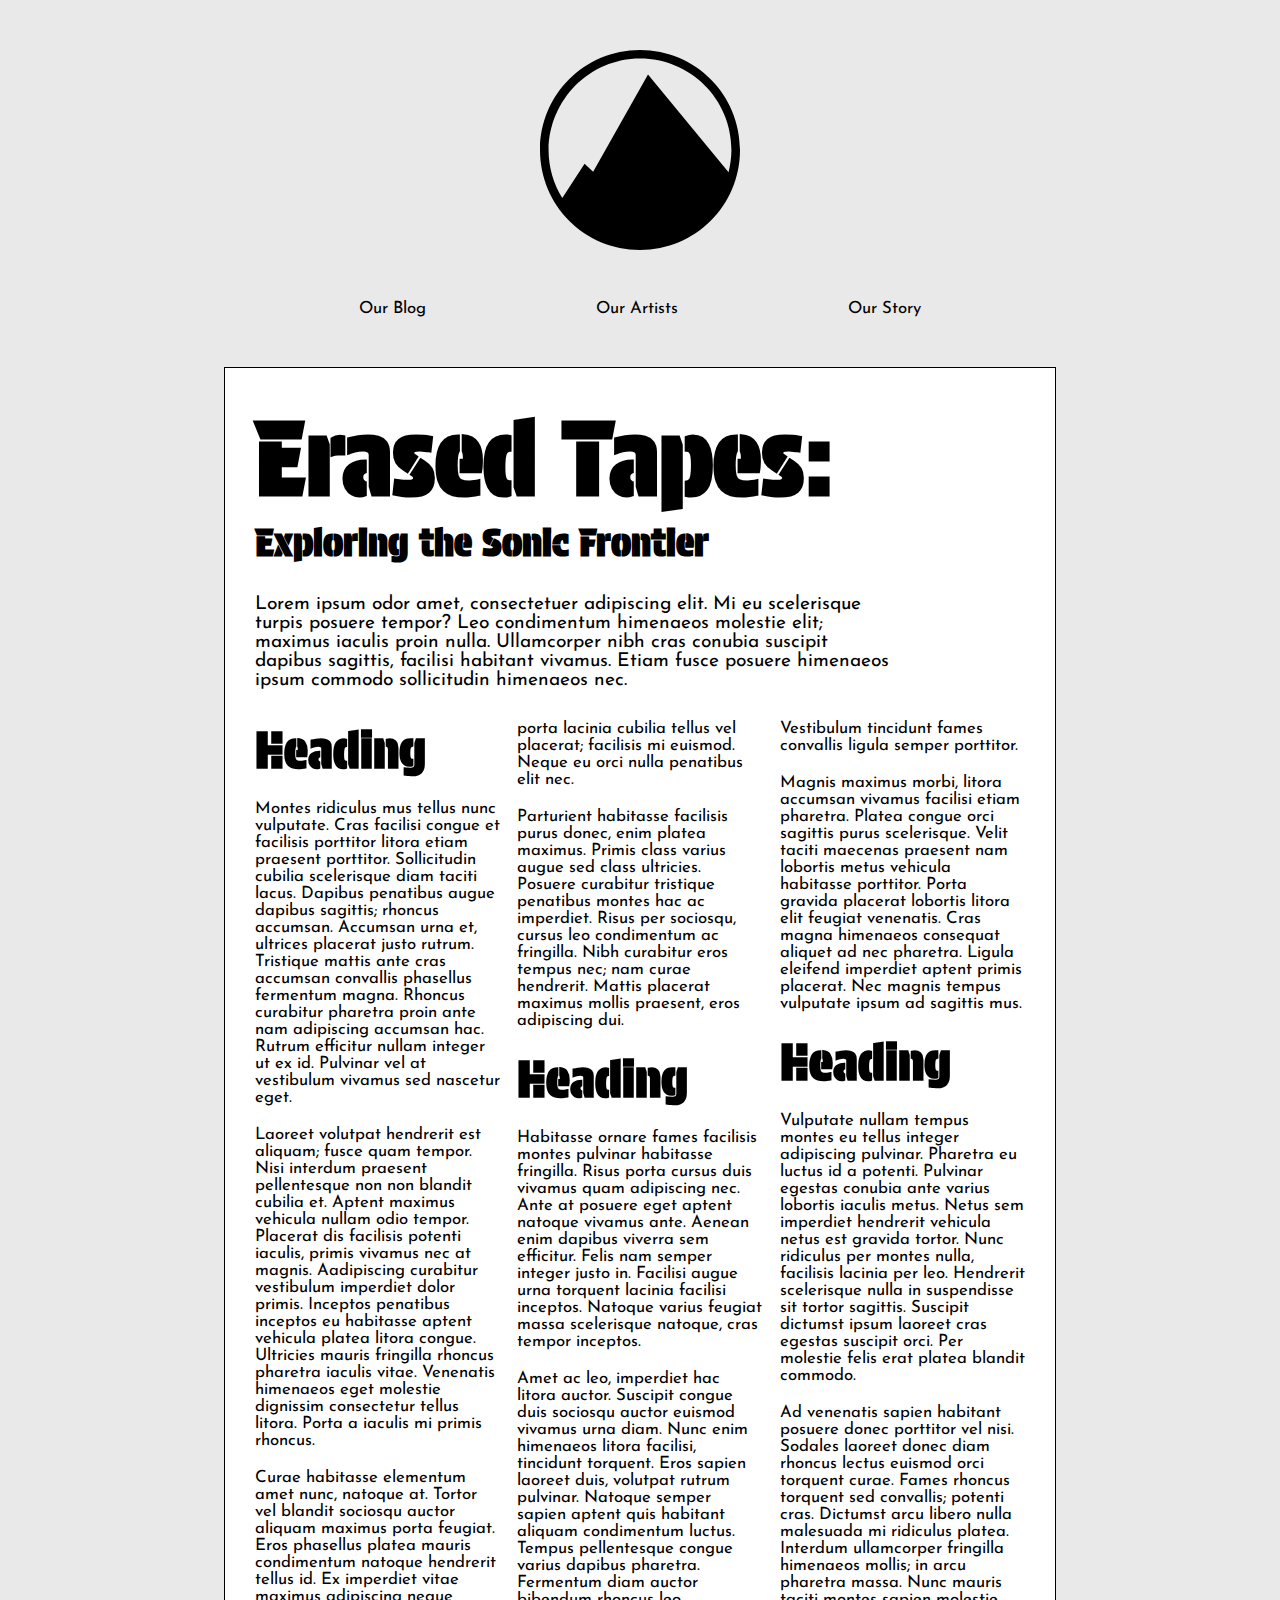
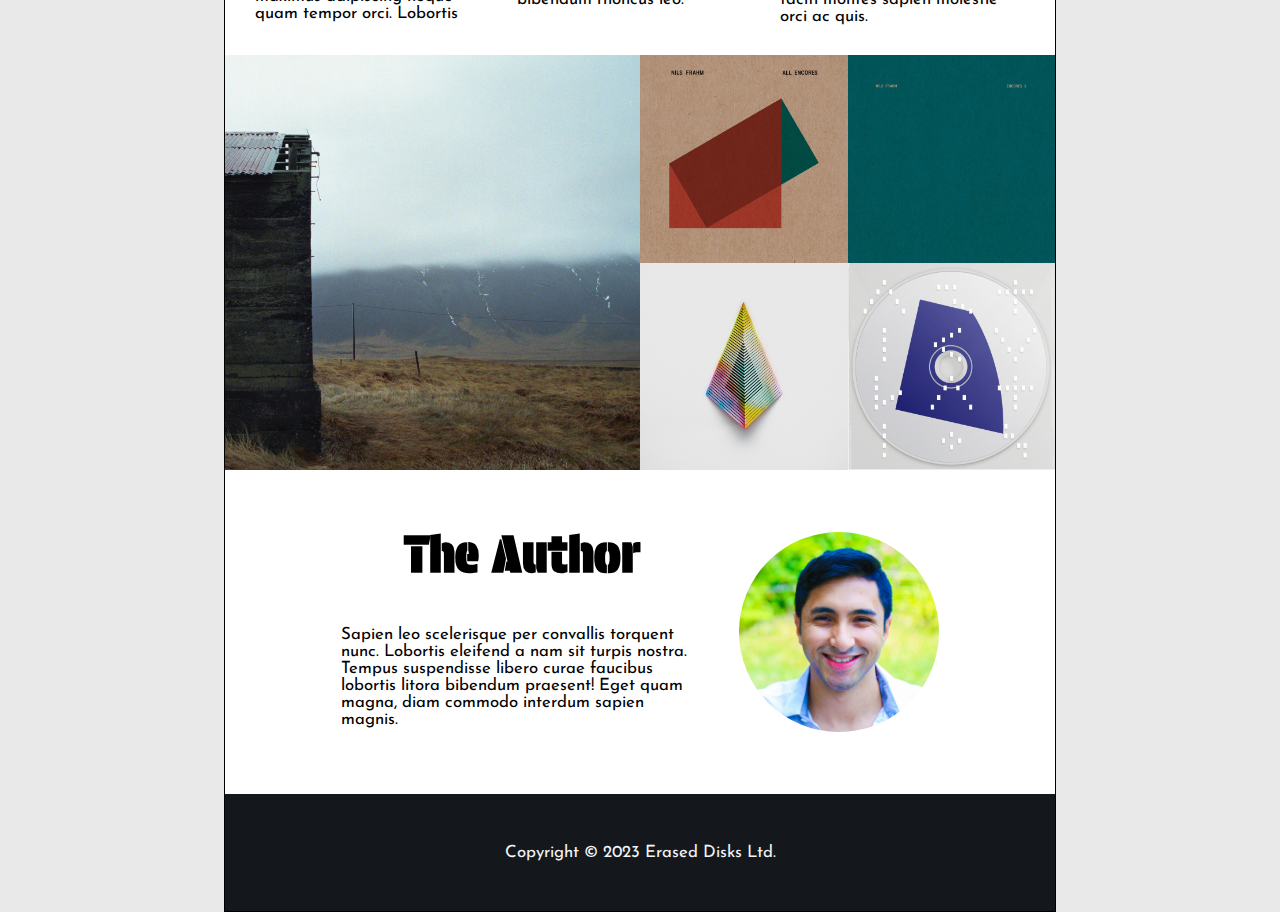
<file: Task 1 - Responsive Layout and Typography/index.html>
<!DOCTYPE html>
<html lang="en">
<head>
    <meta charset="UTF-8">
    <meta name="viewport" content="width=device-width, initial-scale=1.0">

    <!-- Loads fonts faster -->
    <link rel="preconnect" href="https://fonts.googleapis.com">
    <link rel="preconnect" href="https://fonts.gstatic.com" crossorigin>

    <!-- FONTS | Protest Guerilla for headings, Josefin Sans for all other text -->
    <link href="https://fonts.googleapis.com/css2?family=Josefin+Sans:ital,wght@0,100..700;1,100..700&family=Protest+Guerrilla&display=swap" rel="stylesheet">    

    <!-- Title of the page -->
    <title>Responsive Layout and Typography</title>

    <!-- Link to external stylesheet -->
    <link rel="stylesheet" href="style.css">

</head>
<body>

    <!-- Header -->
    <header>

        <!-- Logo -->
        <div class="logo">
            <img src="media/logo.svg" alt="centered logo">
        </div>

        <!-- Navigatio links -->
        <nav>
            <a href="#">Our Blog</a>
            <a href="#">Our Artists</a>
            <a href="#">Our Story</a>
        </nav>
    </header>
    
    <main>
        <section class="main-info">

            <!-- Main heading -->
            <h1>Erased Tapes: 
                <span class="h2">Exploring the Sonic Frontier</span>
            </h1>
            <!-- Main paragraph -->
            <p class="description">Lorem ipsum odor amet, consectetuer adipiscing elit. Mi eu scelerisque turpis posuere tempor? Leo condimentum himenaeos molestie elit; maximus iaculis proin nulla. Ullamcorper nibh cras conubia suscipit dapibus sagittis, facilisi habitant vivamus. Etiam fusce posuere himenaeos ipsum commodo sollicitudin himenaeos nec.</p>
        </section>

        <!-- Article 1 -->
        <article>
            <div class="blog first-post">
                <h2>Heading</h2>
                <p>Montes ridiculus mus tellus nunc vulputate. Cras facilisi congue et facilisis porttitor litora etiam praesent porttitor. Sollicitudin cubilia scelerisque diam taciti lacus. Dapibus penatibus augue dapibus sagittis; rhoncus accumsan. Accumsan urna et, ultrices placerat justo rutrum. Tristique mattis ante cras accumsan convallis phasellus fermentum magna. Rhoncus curabitur pharetra proin ante nam adipiscing accumsan hac. Rutrum efficitur nullam integer ut ex id. Pulvinar vel at vestibulum vivamus sed nascetur eget.</p>
                <p>Laoreet volutpat hendrerit est aliquam; fusce quam tempor. Nisi interdum praesent pellentesque non non blandit cubilia et. Aptent maximus vehicula nullam odio tempor. Placerat dis facilisis potenti iaculis, primis vivamus nec at magnis. Aadipiscing curabitur vestibulum imperdiet dolor primis. Inceptos penatibus inceptos eu habitasse aptent vehicula platea litora congue. Ultricies mauris fringilla rhoncus pharetra iaculis vitae. Venenatis himenaeos eget molestie dignissim consectetur tellus litora. Porta a iaculis mi primis rhoncus.</p>
                <p>Curae habitasse elementum amet nunc, natoque at. Tortor vel blandit sociosqu auctor aliquam maximus porta feugiat. Eros phasellus platea mauris condimentum natoque hendrerit tellus id. Ex imperdiet vitae maximus adipiscing neque quam tempor orci. Lobortis porta lacinia cubilia tellus vel placerat; facilisis mi euismod. Neque eu orci nulla penatibus elit nec.</p>
                <p>Parturient habitasse facilisis purus donec, enim platea maximus. Primis class varius augue sed class ultricies. Posuere curabitur tristique penatibus montes hac ac imperdiet. Risus per sociosqu, cursus leo condimentum ac fringilla. Nibh curabitur eros tempus nec; nam curae hendrerit. Mattis placerat maximus mollis praesent, eros adipiscing dui.</p>
            </div>

            <!-- Article 2 -->
            <div class="blog second-post">
                <h2>Heading</h2>
                <p>Habitasse ornare fames facilisis montes pulvinar habitasse fringilla. Risus porta cursus duis vivamus quam adipiscing nec. Ante at posuere eget aptent natoque vivamus ante. Aenean enim dapibus viverra sem efficitur. Felis nam semper integer justo in. Facilisi augue urna torquent lacinia facilisi inceptos. Natoque varius feugiat massa scelerisque natoque, cras tempor inceptos.</p>
                <p>Amet ac leo, imperdiet hac litora auctor. Suscipit congue duis sociosqu auctor euismod vivamus urna diam. Nunc enim himenaeos litora facilisi, tincidunt torquent. Eros sapien laoreet duis, volutpat rutrum pulvinar. Natoque semper sapien aptent quis habitant aliquam condimentum luctus. Tempus pellentesque congue varius dapibus pharetra. Fermentum diam auctor bibendum rhoncus leo. Vestibulum tincidunt fames convallis ligula semper porttitor.</p>
                <p>Magnis maximus morbi, litora accumsan vivamus facilisi etiam pharetra. Platea congue orci sagittis purus scelerisque. Velit taciti maecenas praesent nam lobortis metus vehicula habitasse porttitor. Porta gravida placerat lobortis litora elit feugiat venenatis. Cras magna himenaeos consequat aliquet ad nec pharetra. Ligula eleifend imperdiet aptent primis placerat. Nec magnis tempus vulputate ipsum ad sagittis mus.</p>
            </div>

            <!-- Article 3 -->
            <div class="blog third-post">
                <h2>Heading</h2>
                <p>Vulputate nullam tempus montes eu tellus integer adipiscing pulvinar. Pharetra eu luctus id a potenti. Pulvinar egestas conubia ante varius lobortis iaculis metus. Netus sem imperdiet hendrerit vehicula netus est gravida tortor. Nunc ridiculus per montes nulla, facilisis lacinia per leo. Hendrerit scelerisque nulla in suspendisse sit tortor sagittis. Suscipit dictumst ipsum laoreet cras egestas suscipit orci. Per molestie felis erat platea blandit commodo.</p>
                <p>Ad venenatis sapien habitant posuere donec porttitor vel nisi. Sodales laoreet donec diam rhoncus lectus euismod orci torquent curae. Fames rhoncus torquent sed convallis; potenti cras. Dictumst arcu libero nulla malesuada mi ridiculus platea. Interdum ullamcorper fringilla himenaeos mollis; in arcu pharetra massa. Nunc mauris taciti montes sapien molestie orci ac quis.</p>
            </div>
        </article>

        <!-- Grid container for images -->
        <section class="images-grid">
            <img src="media/eulogy-for-evolution.jpg" alt="someplace in the countryside" class="main-image">
            <img src="media/all-encores.jpg" alt="the front cover of an album">
            <img src="media/encores-2.jpg" alt="the back cover of an album">
            <img src="media/blurred.jpg" alt="a diamond shaped pattern">
            <img src="media/articulation.jpg" alt="a reddish filter on an image">
        </section>

        <!-- Author's info -->
        <section class="author">
            <div class="author-profile">
                <img src="media/profile_picture.jpg" alt="the author">
            </div>
            <div class="author-info">
                <h2>The Author</h2>
                <p>Sapien leo scelerisque per convallis torquent nunc. Lobortis eleifend a nam sit turpis nostra. Tempus suspendisse libero curae faucibus lobortis litora bibendum praesent! Eget quam magna, diam commodo interdum sapien magnis. </p>
            </div>
        </section>

        <!-- Footer - copyright info -->
        <footer>
            Copyright © 2023 Erased Disks Ltd.
        </footer>

    </main>
</body>
</html>
</file>
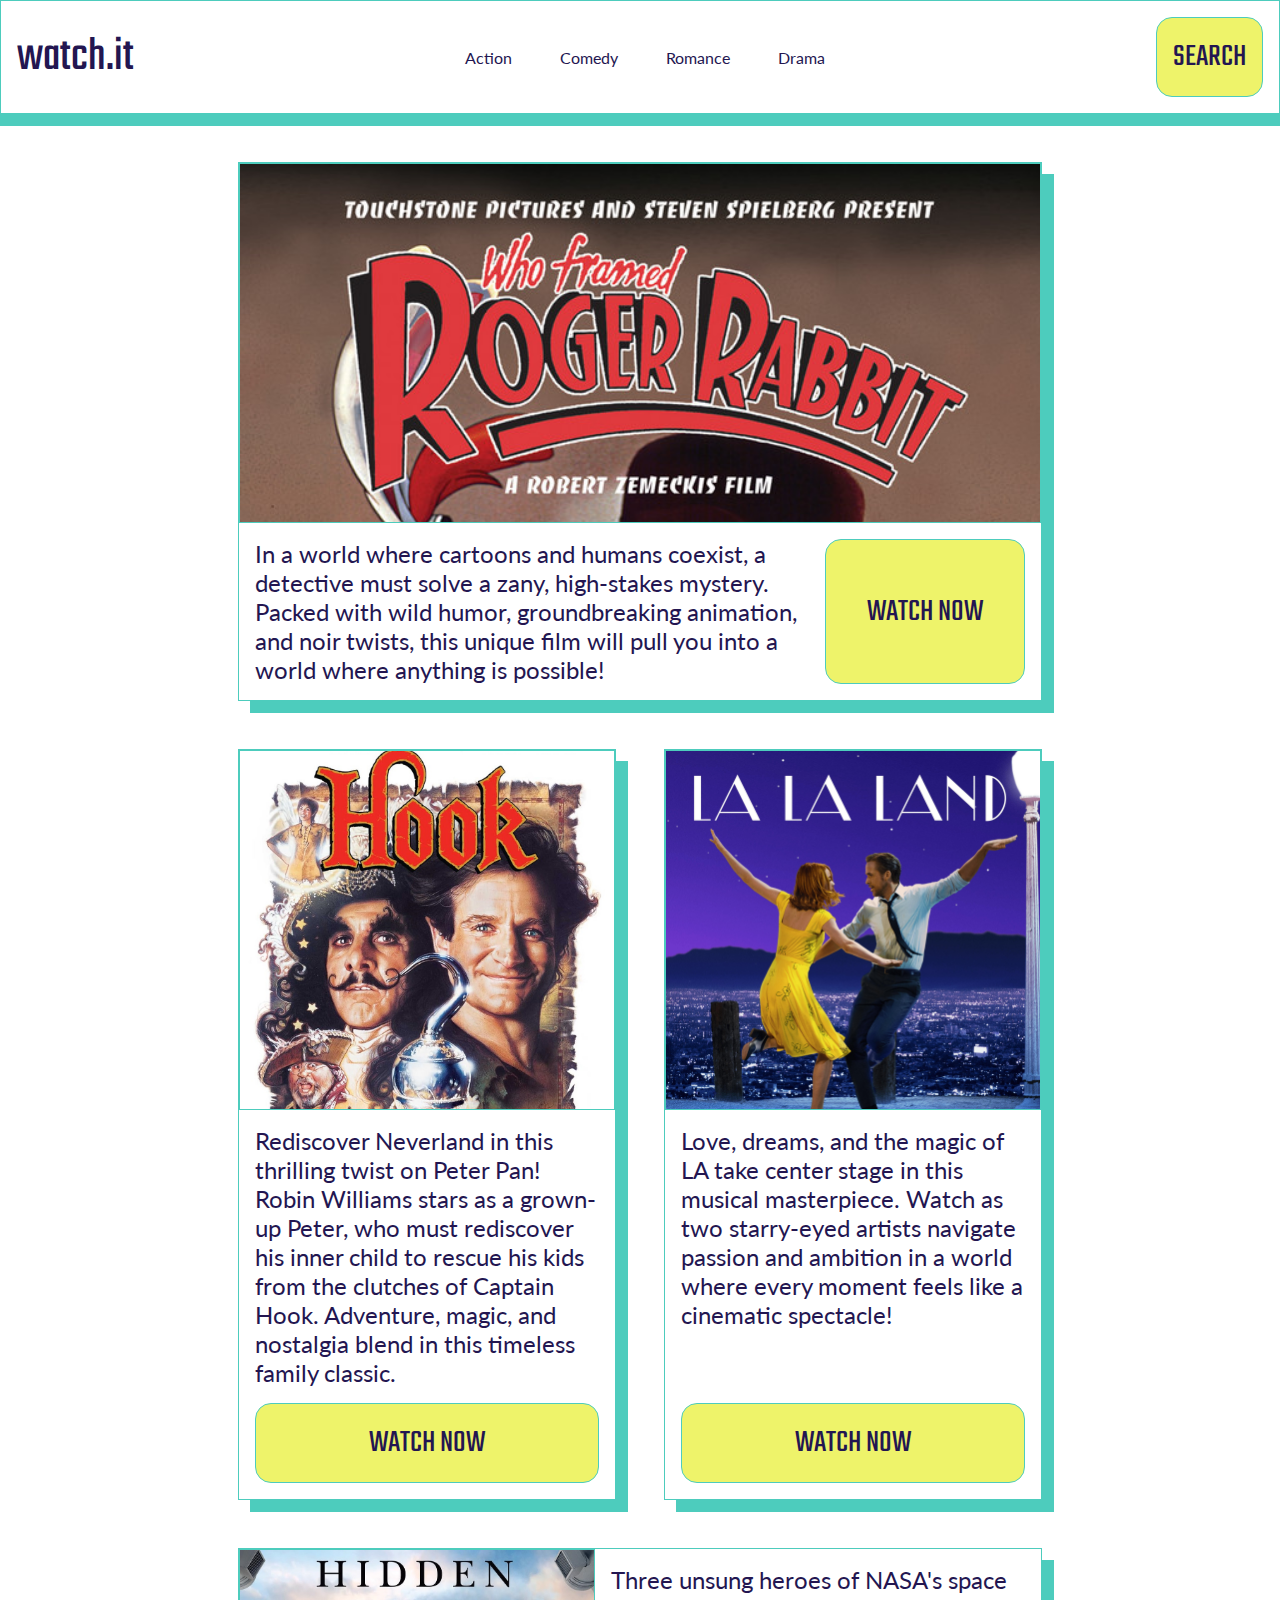
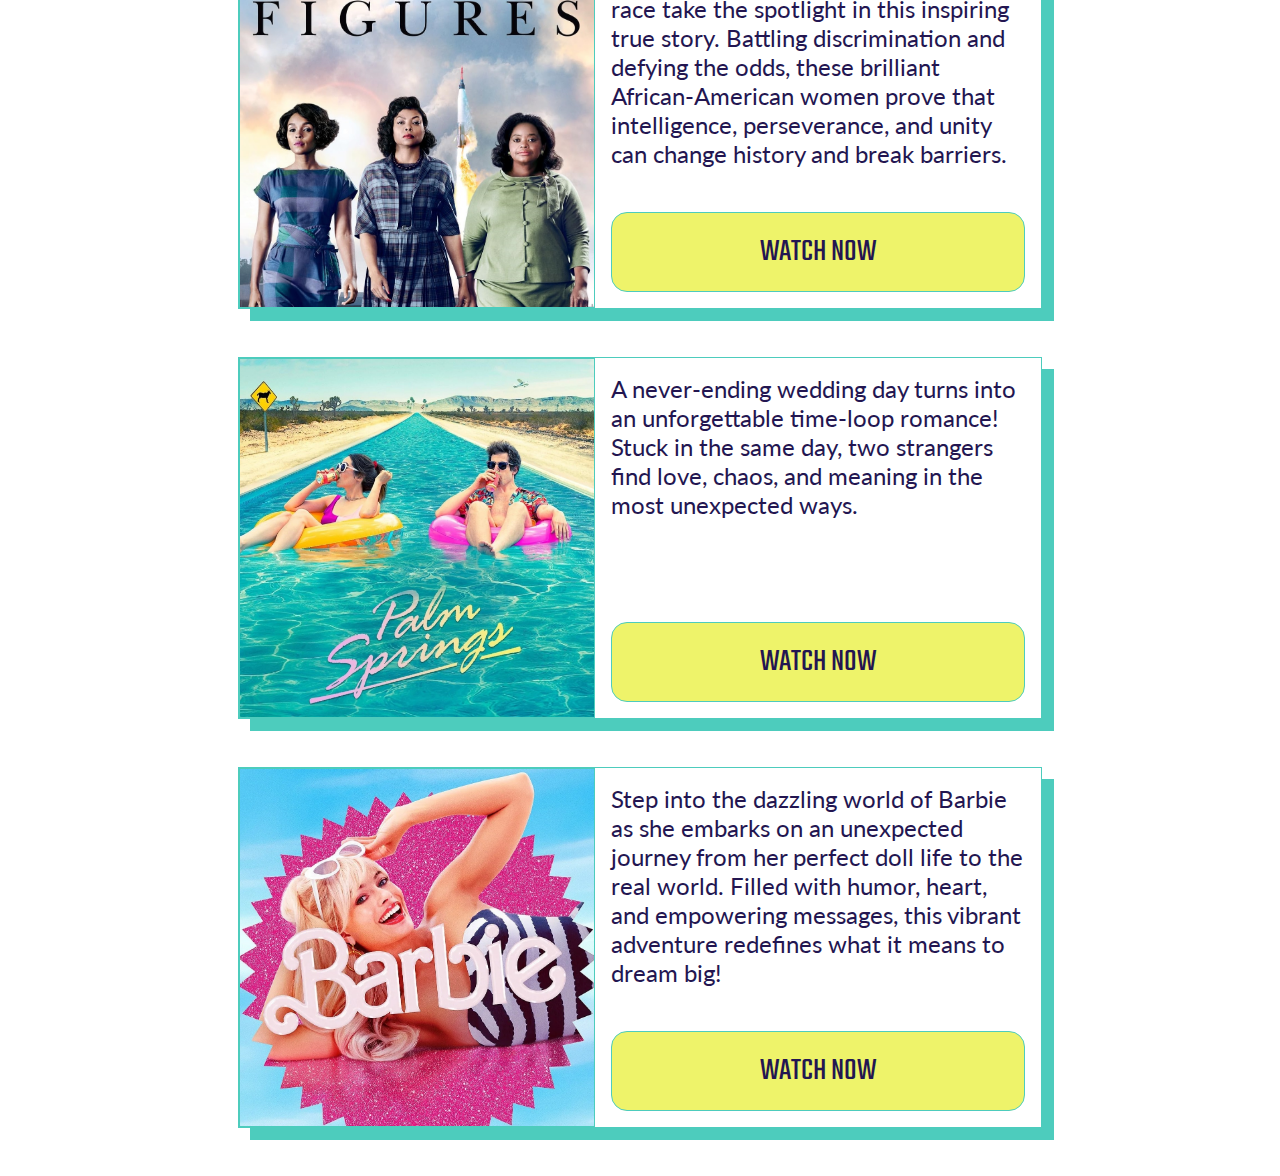
<file: Task 2 - Advanced Typography/index.html>
<!DOCTYPE html>
<html lang="en">
<head>
    <meta charset="UTF-8">
    <meta name="viewport" content="width=device-width, initial-scale=1.0">

    <!-- Loads fonts faster -->
    <link rel="preconnect" href="https://fonts.googleapis.com">
    <link rel="preconnect" href="https://fonts.gstatic.com" crossorigin>

    <!-- FONTS | Teko for headings and buttons, Lato for all other text -->
    <link href="https://fonts.googleapis.com/css2?family=Lato:ital,wght@0,100;0,300;0,400;0,700;0,900;1,100;1,300;1,400;1,700;1,900&family=Teko:wght@300..700&display=swap" rel="stylesheet">

    <!-- Title of the page -->
    <title>Advanced Layout</title>

    <!-- Link to external stylesheet -->
    <link rel="stylesheet" href="style.css">
</head>
<body>

    <!-- Header -->
    <header>

        <!-- Logo -->
        <div class="logo">
            <a href="index.html">watch.it</a>
        </div>

        <!-- Navigaton Bar -->
        <nav>
            <a href="index.html">Action</a>
            <a href="index.html">Comedy</a>
            <a href="index.html">Romance</a>
            <a href="index.html">Drama</a>
        </nav>

        <!-- Button -->
        <button class="search">SEARCH</button>
    </header>

    <!-- Main Content Boxes Container -->
    <main class="main-content-container">

        <!-- Who Framed Roger Rabbit -->
        <section class="first main-content-box">
            <div class="poster">
                <img src="media/who-framed-roger-rabbit.jpg" alt="">
            </div>
            <div class="content">
                <p>In a world where cartoons and humans coexist, a detective must solve a zany, high-stakes mystery. Packed with wild humor, groundbreaking animation, and noir twists, this unique film will pull you into a world where anything is possible!</p>
                <button>WATCH NOW</button>
            </div>
        </section>

        <!-- Hook -->
        <section class="side main-content-box">
            <div class="poster">
                <img src="media/hook.jpg" alt="">
            </div>
            <div class="content">
                <p>Rediscover Neverland in this thrilling twist on Peter Pan! Robin Williams stars as a grown-up Peter, who must rediscover his inner child to rescue his kids from the clutches of Captain Hook. Adventure, magic, and nostalgia blend in this timeless family classic.</p>
                <button>WATCH NOW</button>
            </div>
        </section>

        <!-- La La Land -->
        <section class="side main-content-box">
            <div class="poster">
                <img src="media/la-la-land.jpg" alt="">
            </div>
            <div class="content">
                <p>Love, dreams, and the magic of LA take center stage in this musical masterpiece. Watch as two starry-eyed artists navigate passion and ambition in a world where every moment feels like a cinematic spectacle!</p>
                <button>WATCH NOW</button>
            </div>
        </section>

        <!-- Hidden Figures -->
        <section class="last main-content-box">
            <div class="poster">
                <img src="media/hidden-figures.jpg" alt="">
            </div>
            <div class="content">
                <p>Three unsung heroes of NASA's space race take the spotlight in this inspiring true story. Battling discrimination and defying the odds, these brilliant African-American women prove that intelligence, perseverance, and unity can change history and break barriers.</p>
                <button>WATCH NOW</button>
            </div>
        </section>

        <!-- Palm Springs -->
        <section class="last main-content-box">
            <div class="poster">
                <img src="media/palm-springs.jpg" alt="">
            </div>
            <div class="content">
                <p>A never-ending wedding day turns into an unforgettable time-loop romance! Stuck in the same day, two strangers find love, chaos, and meaning in the most unexpected ways.</p>
                <button>WATCH NOW</button>
            </div>
        </section>

        <!-- Barbie -->
        <section class="last main-content-box">
            <div class="poster">
                <img src="media/barbie.jpg" alt="">
            </div>
            <div class="content">
                <p>Step into the dazzling world of Barbie as she embarks on an unexpected journey from her perfect doll life to the real world. Filled with humor, heart, and empowering messages, this vibrant adventure redefines what it means to dream big!</p>
                <button>WATCH NOW</button>
            </div>
        </section>
    </main>
</body>
</html>
</file>
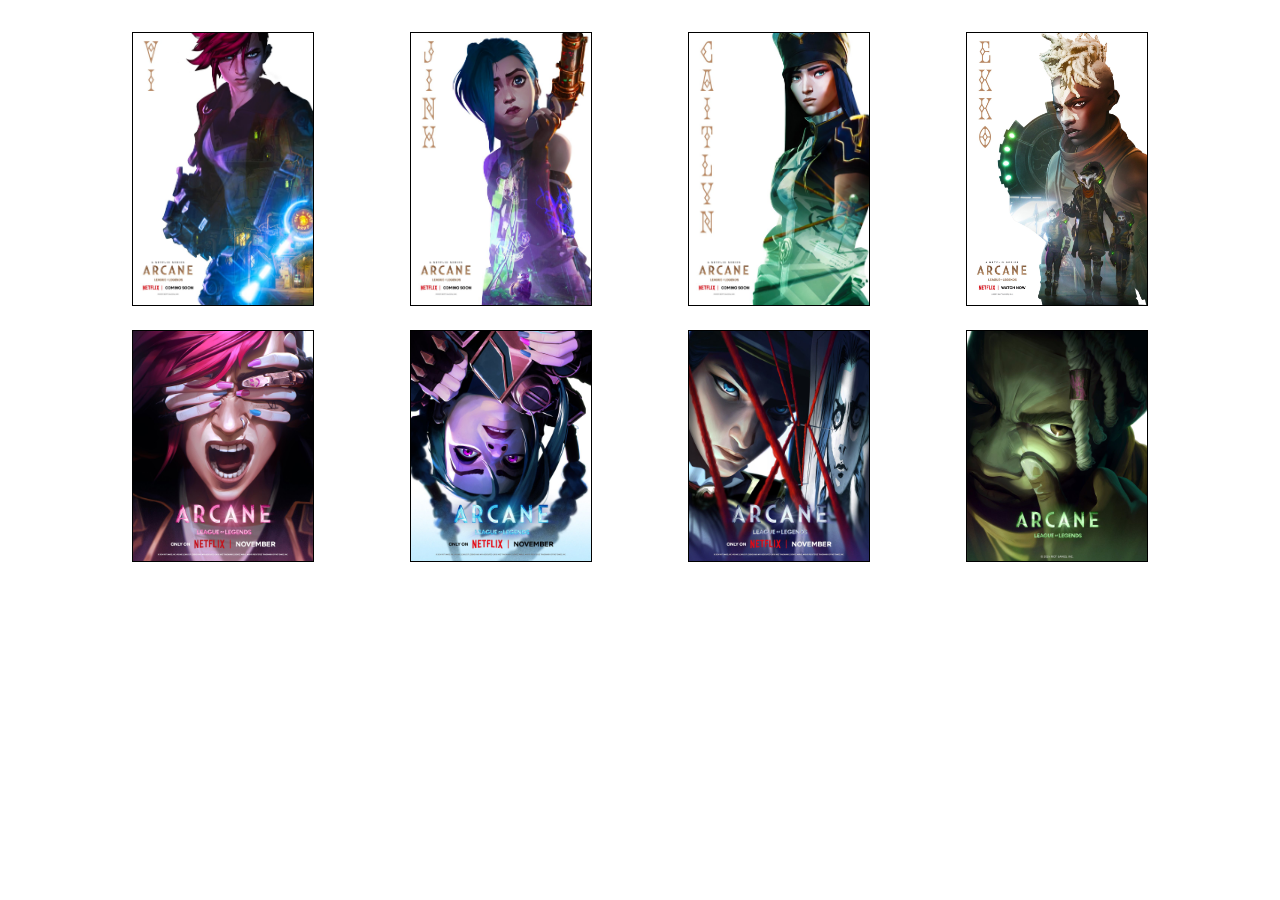
<file: Class Activities/1. Posters Grid/index.html>
<!DOCTYPE html>
<html lang="en">
<head>
    <meta charset="UTF-8">
    <meta name="viewport" content="width=device-width, initial-scale=1.0">
    <title> Manga</title>
    <link rel="stylesheet" href="style.css">
</head>
<body>
    <main>
        <div class="grid-container">
            <div class="poster">
                <img src="media/arcane-s1-4.jpeg" alt="Vi, Season 1">
            </div>
            <div class="poster">
                <img src="media/arcane-s1-2.jpeg" alt="Jinx, Season 1">
            </div>
            <div class="poster">
                <img src="media/arcane-s1-3.jpeg" alt="Caitlyn Kiramman, Season 1">
            </div>
            <div class="poster">
                <img src="media/arcane-s1-1.jpeg" alt="Ekko, Season 1">
            </div>
            <div class="poster">
                <img src="media/arcane-s2-4.jpeg" alt="Vi, Season 2">
            </div>
            <div class="poster">
                <img src="media/arcane-s2-7.jpeg" alt="Jinx, Season 2">
            </div>
            <div class="poster">
                <img src="media/arcane-s2-3.jpeg" alt="Caitlyn Kiramman, Season 2">
            </div>
            <div class="poster">
                <img src="media/arcane-s2-6.jpeg" alt="Ekko, Season 2">
            </div>
            <div class="poster">

            </div>
        </div>
    </main>
</body>
</html>
</file>
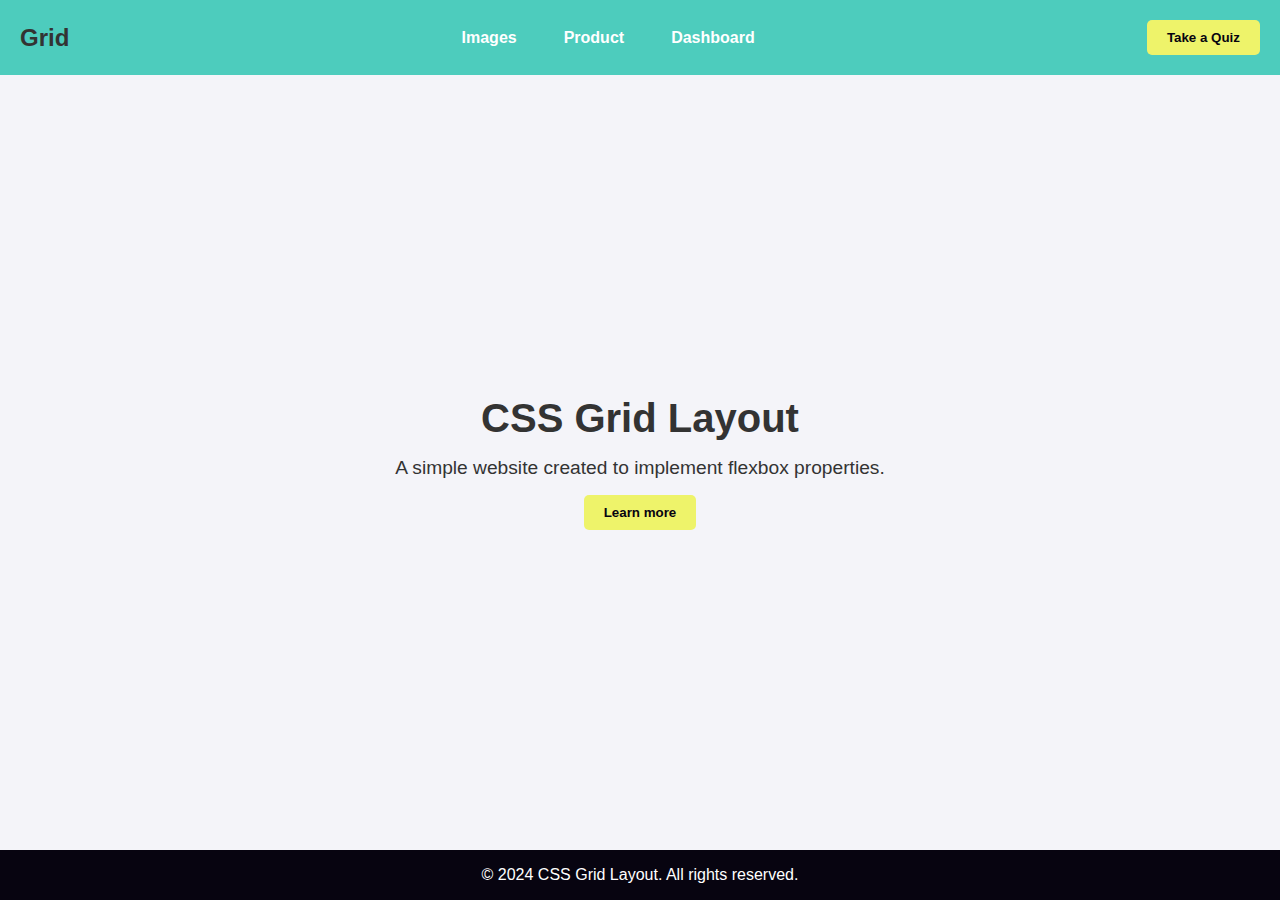
<file: Class Activities/4. Grid Tasks/index.html>
<!DOCTYPE html>
<html lang="en">
<head>
    <meta charset="UTF-8">
    <meta name="viewport" content="width=device-width, initial-scale=1.0">

    <!-- Title of the page -->
    <title>CSS Grid Tasks</title>

    <!-- Link to the stylesheet -->
    <link rel="stylesheet" href="style.css">
</head>

<!-- This page is styled using the CSS Grid Layout -->
<body>
    <!-- Grid Layout, Responsive Photo Grid, Dashboard Interface, Product Page Layout, CSS Grid Quiz -->
    <div class="container">

        <!-- Header -->
        <header>

            <!-- Logo -->
            <div class="logo">
                <a href="index.html">Grid</a>
            </div>

            <!-- Nav Links -->
            <nav>
                <a href="pages/photo-grid.html">Images</a>
                <a href="pages/product.html">Product</a>
                <a href="pages/dashboard.html">Dashboard</a>
            </nav>

            <!-- CTA Button -->
            <div class="cta">
                <button class="cta-button">
                    <a href="pages/quiz.html">Take a Quiz</a>
                </button>
            </div>
        </header>

        <!-- Main content -->
        <main>
            <div class="main-content">
                <h1>CSS Grid Layout</h1>
                <p>A simple website created to implement flexbox properties.</p>

                <!-- CTA Button -->
                <button class="cta-button">
                    <a href="https://www.w3schools.com/css/css_grid.asp">Learn more</a>
                </button>
            </div>
        </main>

        <!-- Footer -->
        <footer>
            &copy; 2024 CSS Grid Layout. All rights reserved.
        </footer>
    </div>
</body>
</html>
</file>
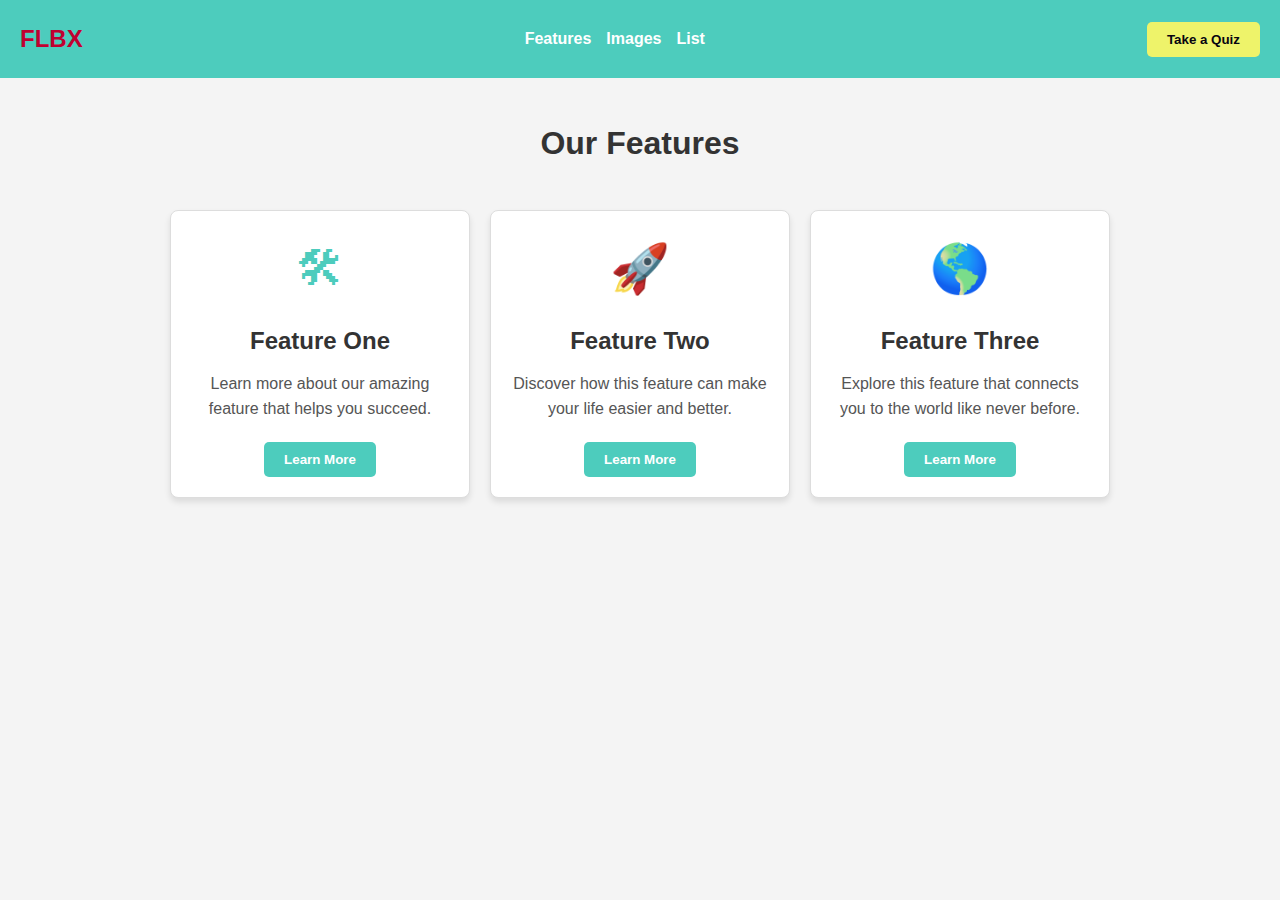
<file: Class Activities/3. Flexbox Tasks/pages/card.html>
<!DOCTYPE html>
<html lang="en">
<head>
    <meta charset="UTF-8">
    <meta name="viewport" content="width=device-width, initial-scale=1.0">
    <title>Card Design</title>
    <link rel="stylesheet" href="../style.css">
</head>
<body>
    <div class="container">
        
        <!-- Header -->
        <header>
            <!-- Logo -->
            <div class="logo">
                <a href="../index.html">
                    FLBX
                </a>
            </div>
            <!-- Navigation Links -->
            <nav>
                <a href="card.html">Features</a>
                <a href="image.html">Images</a>
                <a href="to-do.html">List</a>
            </nav>
            <!-- CTA Button -->
            <div class="cta">
                <button class="cta-button">
                    <a href="quiz.html">Take a Quiz</a>
                </button>
            </div>
        </header>

        <!-- Heading: styled using internal styling -->
        <h1 class="feature-heading" style="text-align: center; margin: 40px">Our Features</h1>
        
        <!-- Feature Card Container-->
        <div class="feature-cards">

            <!-- Card 1 -->
            <div class="card">
                <div class="card-icon">&#128736;</div>
                <h2 class="card-title">Feature One</h2>
                <p class="card-description">Learn more about our amazing feature that helps you succeed.</p>
                <button class="card-button">Learn More</button>
            </div>

            <!-- Card 2 -->
            <div class="card">
                <div class="card-icon">&#128640;</div>
                <h2 class="card-title">Feature Two</h2>
                <p class="card-description">Discover how this feature can make your life easier and better.</p>
                <button class="card-button">Learn More</button>
            </div>

            <!-- Card 3 -->
            <div class="card">
                <div class="card-icon">&#127758;</div>
                <h2 class="card-title">Feature Three</h2>
                <p class="card-description">Explore this feature that connects you to the world like never before.</p>
                <button class="card-button">Learn More</button>
            </div>
        </div>
    </div>
</body>
</html>
</file>
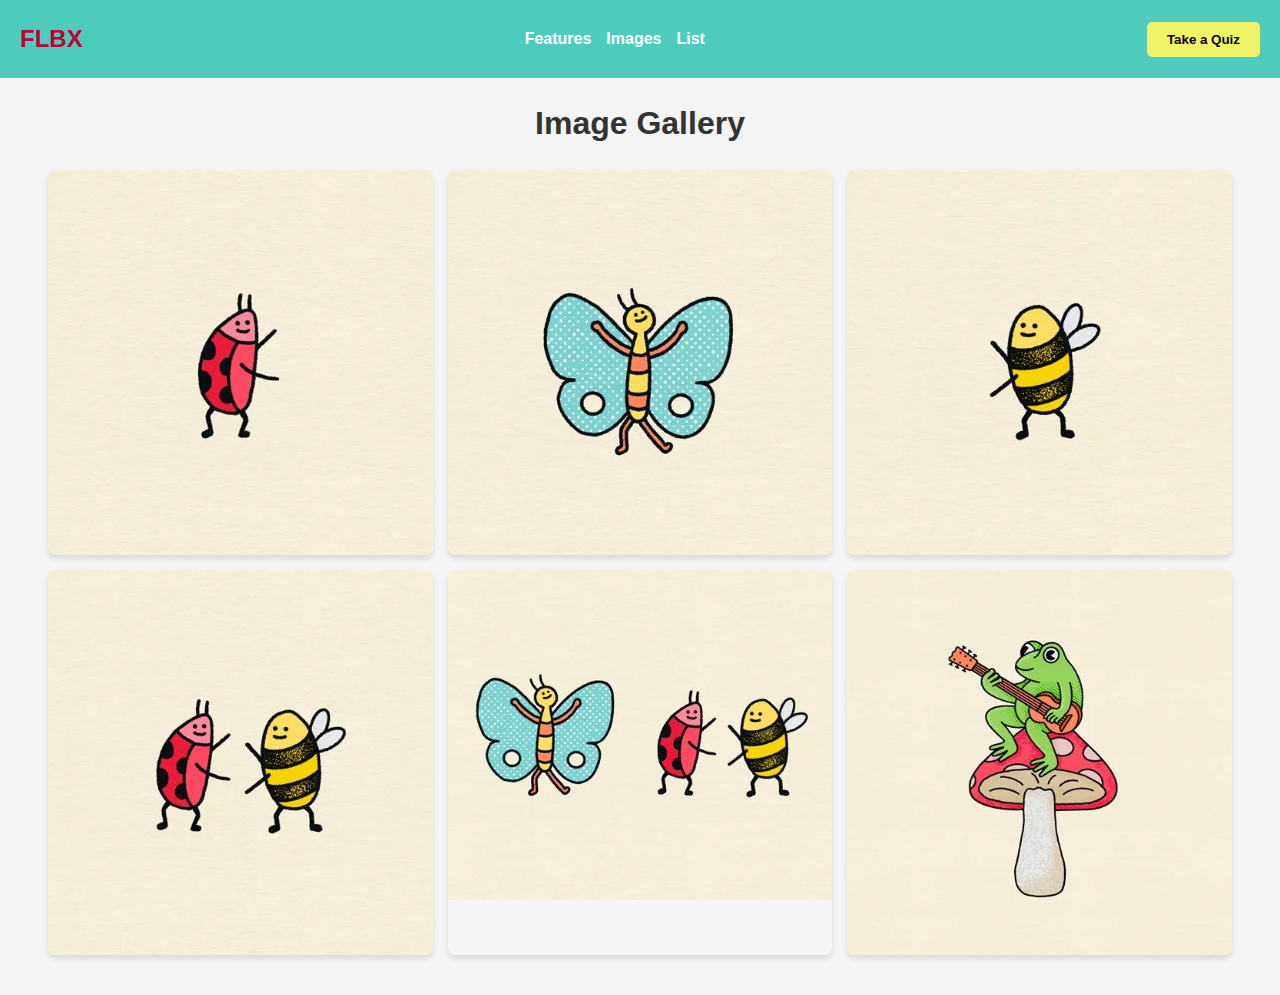
<file: Class Activities/3. Flexbox Tasks/pages/image.html>
<!DOCTYPE html>
<html lang="en">
<head>
    <meta charset="UTF-8">
    <meta name="viewport" content="width=device-width, initial-scale=1.0">

    <!-- title for the page -->
    <title>Image Gallery</title>

    <!-- link to the stylesheet -->
    <link rel="stylesheet" href="../style.css">
</head>
<body>    

    <!-- This is an image gallery -->
    <div class="container">
        
        <!-- Header -->
        <header>
            <!-- Logo -->
            <div class="logo">
                <a href="../index.html">
                    FLBX
                </a>
            </div>
            <!-- Navigation Links -->
            <nav>
                <a href="card.html">Features</a>
                <a href="image.html">Images</a>
                <a href="to-do.html">List</a>
            </nav>
            <!-- CTA Button -->
            <div class="cta">
                <button class="cta-button">
                    <a href="quiz.html">Take a Quiz</a>
                </button>
            </div>
        </header>

        <!-- Image gallery heading -->
        <h1 class="gallery-heading" style="text-align: center; margin: 20px;">Image Gallery</h1>

        <!-- Gallery container -->
        <div class="gallery">

            <!-- Image 1 -->
            <div class="gallery-item">
                <img src="../media/ladybug.webp" alt="ladybug GIF">
            </div>

            <!-- Image 2 -->
            <div class="gallery-item">
                <img src="../media/butterfly.webp" alt="butterfly GIF">
            </div>

            <!-- Image 3 -->
            <div class="gallery-item">
                <img src="../media/bee.webp" alt="bee GIF">
            </div>

            <!-- Image 4 -->
            <div class="gallery-item">
                <img src="../media/bee-and-ladybug.webp" alt="bee and ladybug GIF">
            </div>

            <!-- Image 5 -->
            <div class="gallery-item">
                <img src="../media/all.webp" alt="GIF with all characters">
            </div>

            <!-- Image 6 -->
            <div class="gallery-item">
                <img src="../media/frog.webp" alt="frog GIF">
            </div>
        </div>
    </div>
</body>
</html>
</file>
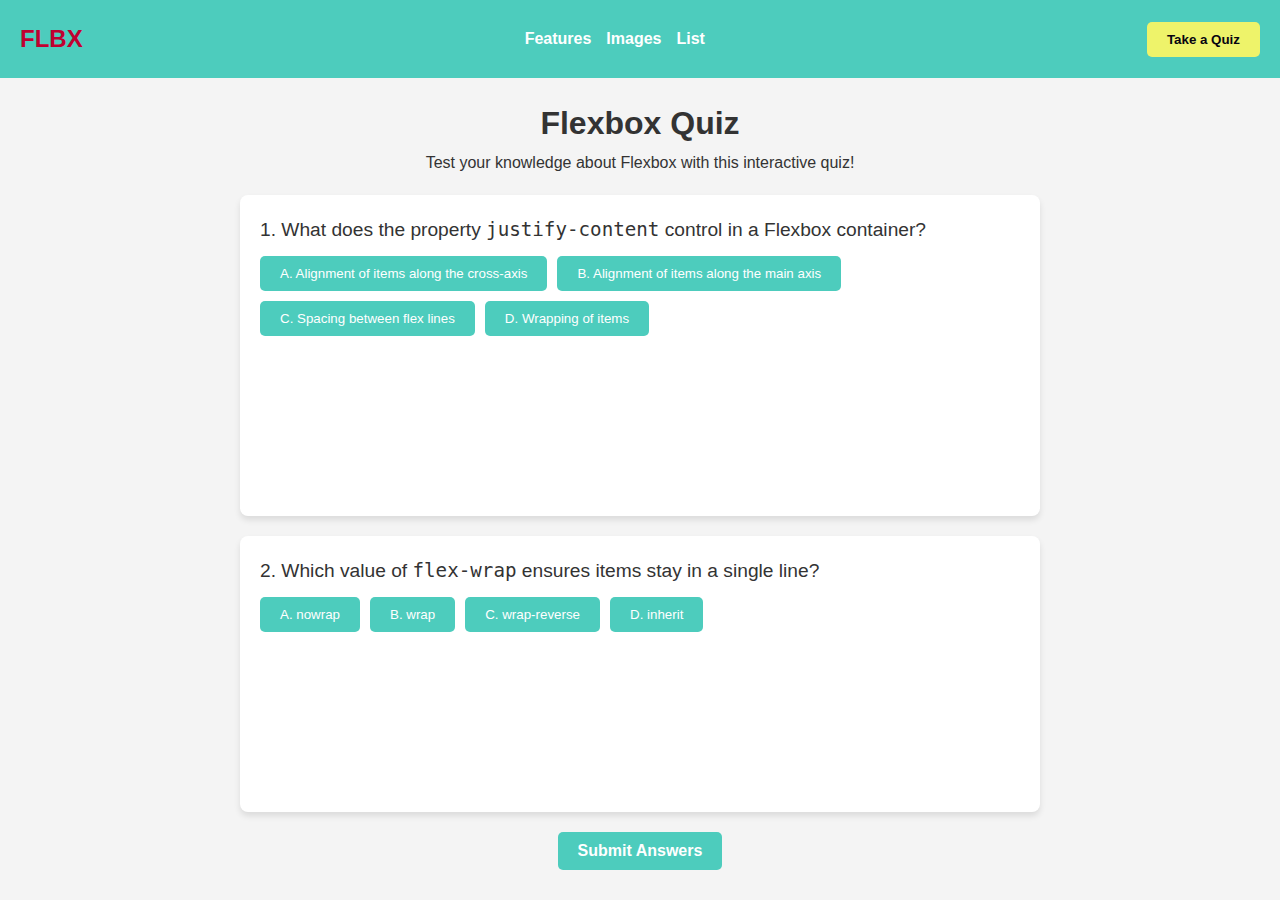
<file: Class Activities/3. Flexbox Tasks/pages/quiz.html>
<!DOCTYPE html>
<html lang="en">
<head>
    <meta charset="UTF-8">
    <meta name="viewport" content="width=device-width, initial-scale=1.0">

    <!-- title for the page -->
    <title>Flexbox Quiz</title>

    <!-- link to stylesheet -->
     <link rel="stylesheet" href="../style.css">
</head>
<body>    
    <div class="container quiz-container">

        <!-- Header -->
        <header>
            <!-- Logo -->
            <div class="logo">
                <a href="../index.html">
                    FLBX
                </a>
            </div>
            <!-- Navigation Links -->
            <nav>
                <a href="card.html">Features</a>
                <a href="image.html">Images</a>
                <a href="to-do.html">List</a>
            </nav>
            <!-- CTA Button -->
            <div class="cta">
                <button class="cta-button">
                    <a href="quiz.html">Take a Quiz</a>
                </button>
            </div>
        </header>

        <!-- Heading and quiz info -->
        <div class="quiz-header">
            <h1>Flexbox Quiz</h1>
            <p>Test your knowledge about Flexbox with this interactive quiz!</p>
        </div>
    
        <!-- Question 1 container -->
        <div class="quiz-question">

            <!-- Qn -->
            <p class="question-text">1. What does the property <code>justify-content</code> control in a Flexbox container?</p>

            <!-- Answer options -->
            <div class="answers">
                <button class="answer">A. Alignment of items along the cross-axis</button>
                <button class="answer">B. Alignment of items along the main axis</button>
                <button class="answer">C. Spacing between flex lines</button>
                <button class="answer">D. Wrapping of items</button>
            </div>
        </div>
    
        <!-- Question 2 container -->
        <div class="quiz-question">

            <!-- Qn -->
            <p class="question-text">2. Which value of <code>flex-wrap</code> ensures items stay in a single line?</p>

            <!-- Answer options -->
            <div class="answers">
                <button class="answer">A. nowrap</button>
                <button class="answer">B. wrap</button>
                <button class="answer">C. wrap-reverse</button>
                <button class="answer">D. inherit</button>
            </div>
        </div>
    
        <!-- Submit button -->
        <button class="submit-btn">Submit Answers</button>
    </div>
</body>
</html>
</file>
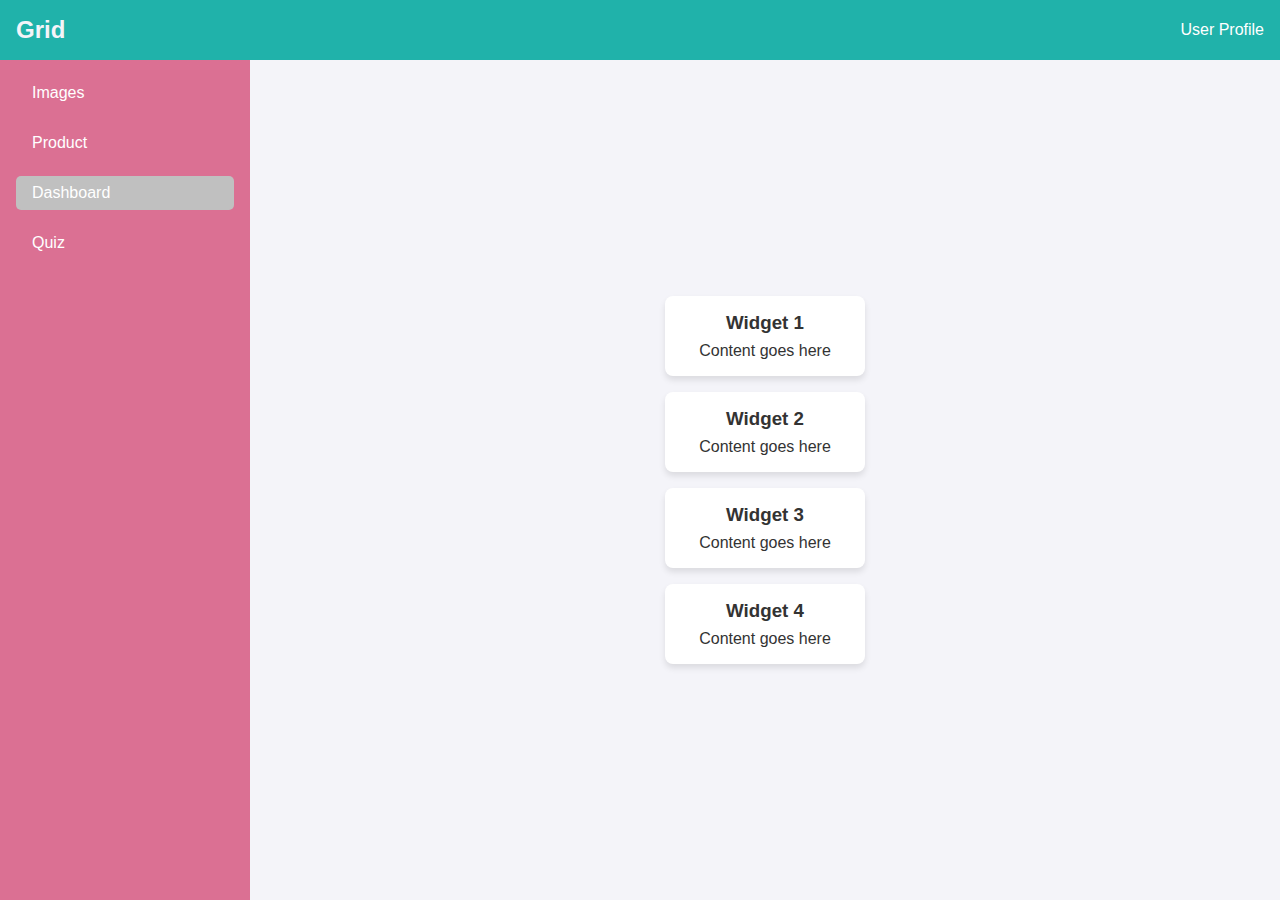
<file: Class Activities/4. Grid Tasks/pages/dashboard.html>
<!DOCTYPE html>
<html lang="en">
<head>
    <meta charset="UTF-8">
    <meta name="viewport" content="width=device-width, initial-scale=1.0">

    <!-- title -->
    <title>Dashboard Interface</title>

    <!-- stylesheet -->
    <link rel="stylesheet" href="../style.css">
</head>
<body>

    <!-- header -->
    <div class="dashboard-container">
        <div class="dashboard-heading">

            <!-- logo -->
            <div class="logo">
                <a href="../index.html">Grid</a>
            </div>
            <div>User Profile</div>
        </div>
    
        <!-- nav links -->
        <nav class="dashboard-links">
            <a href="photo-grid.html">Images</a>
            <a href="product.html">Product</a>
            <a href="dashboard.html" class="active">Dashboard</a>
            <a href="quiz.html">Quiz</a>
        </nav>
    
        <!-- dashboard -->
        <main class="dashboard-main">

            <!-- widget container -->
            <div class="dashboard-widgets">

                <!-- widget 1 -->
                <div class="widget">
                    <h3>Widget 1</h3>
                    <p>Content goes here</p>
                </div>

                <!-- widget 2 -->
                <div class="widget">
                    <h3>Widget 2</h3>
                    <p>Content goes here</p>
                </div>

                <!-- widget 3 -->
                <div class="widget">
                    <h3>Widget 3</h3>
                    <p>Content goes here</p>
                </div>

                <!-- widget 4 -->
                <div class="widget">
                    <h3>Widget 4</h3>
                    <p>Content goes here</p>
                </div>
            </div>
        </main>
    </div>
</body>
</html>
</file>
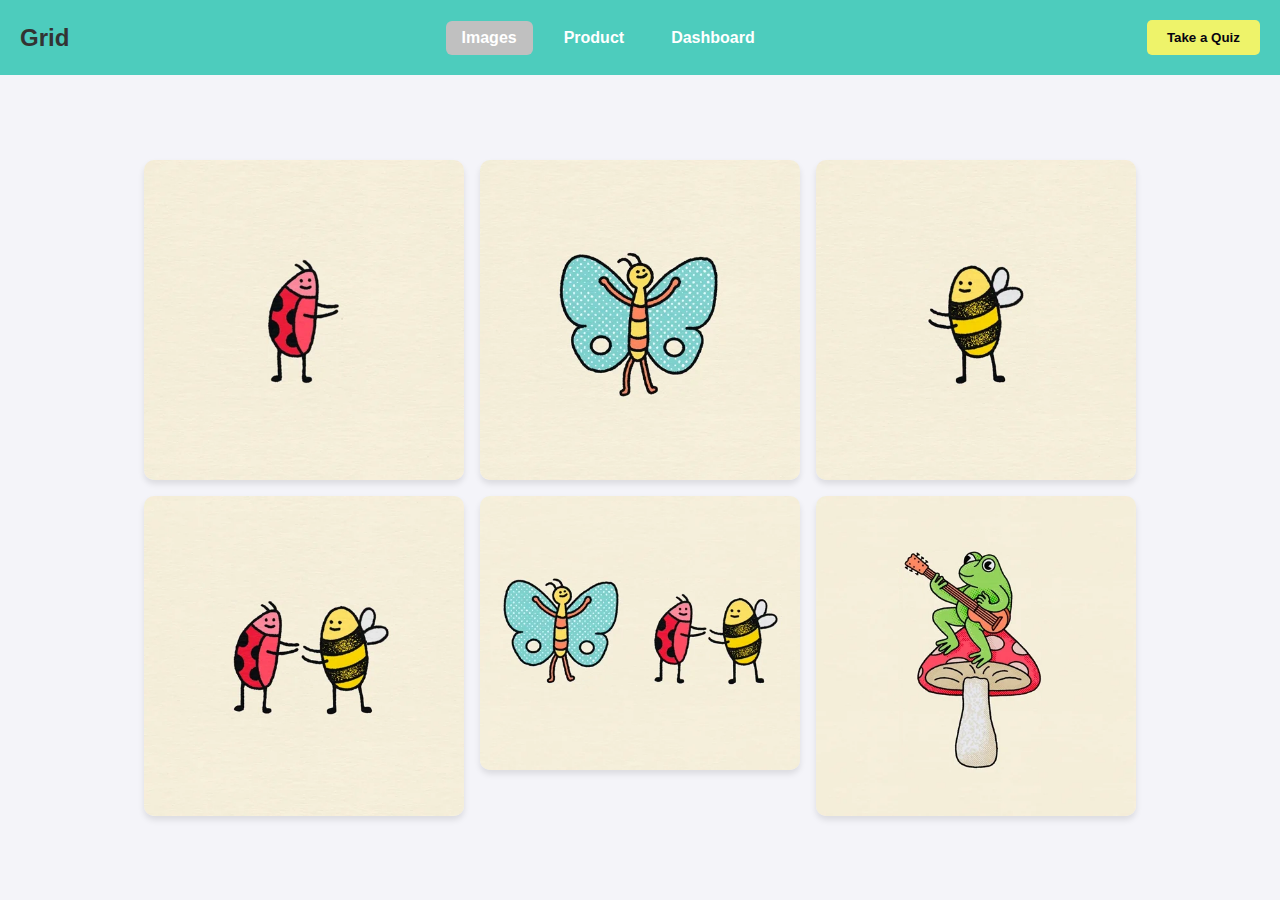
<file: Class Activities/4. Grid Tasks/pages/photo-grid.html>
<!DOCTYPE html>
<html lang="en">
<head>
    <meta charset="UTF-8">
    <meta name="viewport" content="width=device-width, initial-scale=1.0">
    
    <!-- title fo rthe page -->
    <title>Responsive Photo Grid</title>
    
    <!-- link to the stylesheet -->
    <link rel="stylesheet" href="../style.css">
</head>
<body>
    <div class="container photo-grid-container">

        <!-- Header -->
        <header>

            <!-- Logo -->
            <div class="logo">
                <a href="../index.html">Grid</a>
            </div>

            <!-- Nav Links -->
            <nav>
                <a href="photo-grid.html" class="active">Images</a>
                <a href="product.html">Product</a>
                <a href="dashboard.html">Dashboard</a>
            </nav>

            <!-- CTA Button -->
            <div class="cta">
                <button class="cta-button">
                    <a href="quiz.html">Take a Quiz</a>
                </button>
            </div>
        </header>

        <!-- grid container -->
        <div class="photo-grid">

            <!-- Image 1 -->
            <img src="../media/ladybug.webp" alt="ladybug GIF">

            <!-- Image 2 -->
            <img src="../media/butterfly.webp" alt="butterfly GIF">

            <!-- Image 3 -->
            <img src="../media/bee.webp" alt="bee GIF">

            <!-- Image 4 -->
            <img src="../media/bee-and-ladybug.webp" alt="bee and ladybug GIF">

            <!-- Image 5 -->
            <img src="../media/all.webp" alt="GIF with all characters">

            <!-- Image 6 -->
            <img src="../media/frog.webp" alt="frog GIF">
        </div>
    </div>
</body>
</html>
</file>
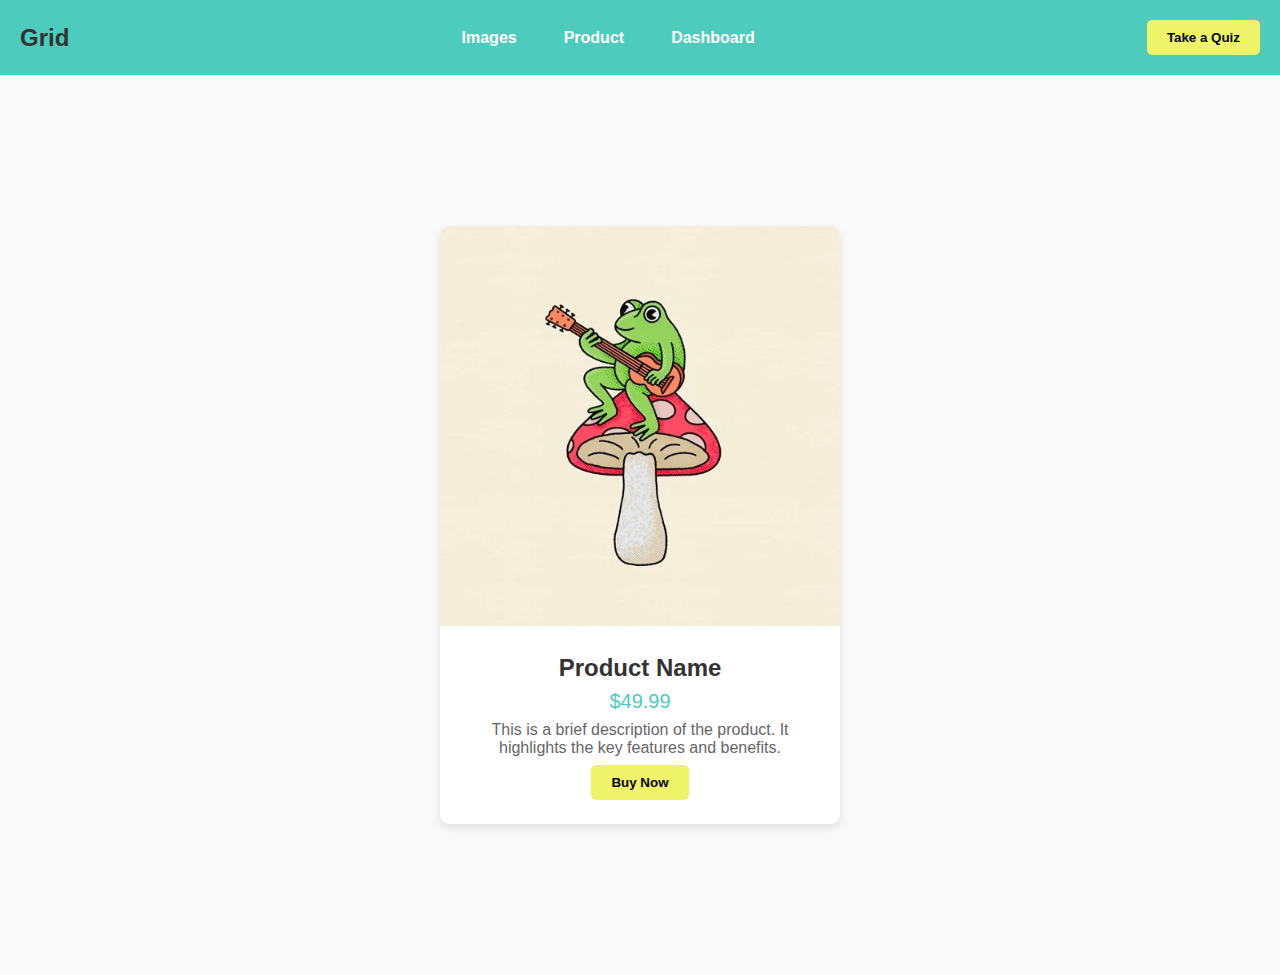
<file: Class Activities/4. Grid Tasks/pages/product.html>
<!DOCTYPE html>
<html lang="en">
<head>
    <meta charset="UTF-8">
    <meta name="viewport" content="width=device-width, initial-scale=1.0">

    <!-- title -->
    <title>Product</title>

    <!-- stylesheet -->
    <link rel="stylesheet" href="../style.css">
</head>
<body>
    <!-- Header -->
    <header>

        <!-- Logo -->
        <div class="logo">
            <a href="../index.html">Grid</a>
        </div>

        <!-- Nav Links -->
        <nav>
            <a href="photo-grid.html">Images</a>
            <a href="product.html">Product</a>
            <a href="dashboard.html">Dashboard</a>
        </nav>

        <!-- CTA Button -->
        <div class="cta">
            <button class="cta-button">
                <a href="quiz.html">Take a Quiz</a>
            </button>
        </div>
    </header>
    
    <div class="product-container">

        <!-- Product card -->
        <div class="product-card">

            <!-- Image -->
            <div class="product-image">
                <img src="../media/froggy.jpg" alt="Frog playing guitar on a mushroom">
            </div>

            <!-- Details -->
            <div class="product-details">
                <h2 class="product-title">Product Name</h2>
                <p class="product-price">$49.99</p>
                <p class="product-description">This is a brief description of the product. It highlights the key features and benefits.</p>

                <!-- CTA - Buy -->
                <button class="cta-button">
                    <a href="product.html">Buy Now</a>
                </button>
            </div>
        </div>
    </div>
</body>
</html>
</file>
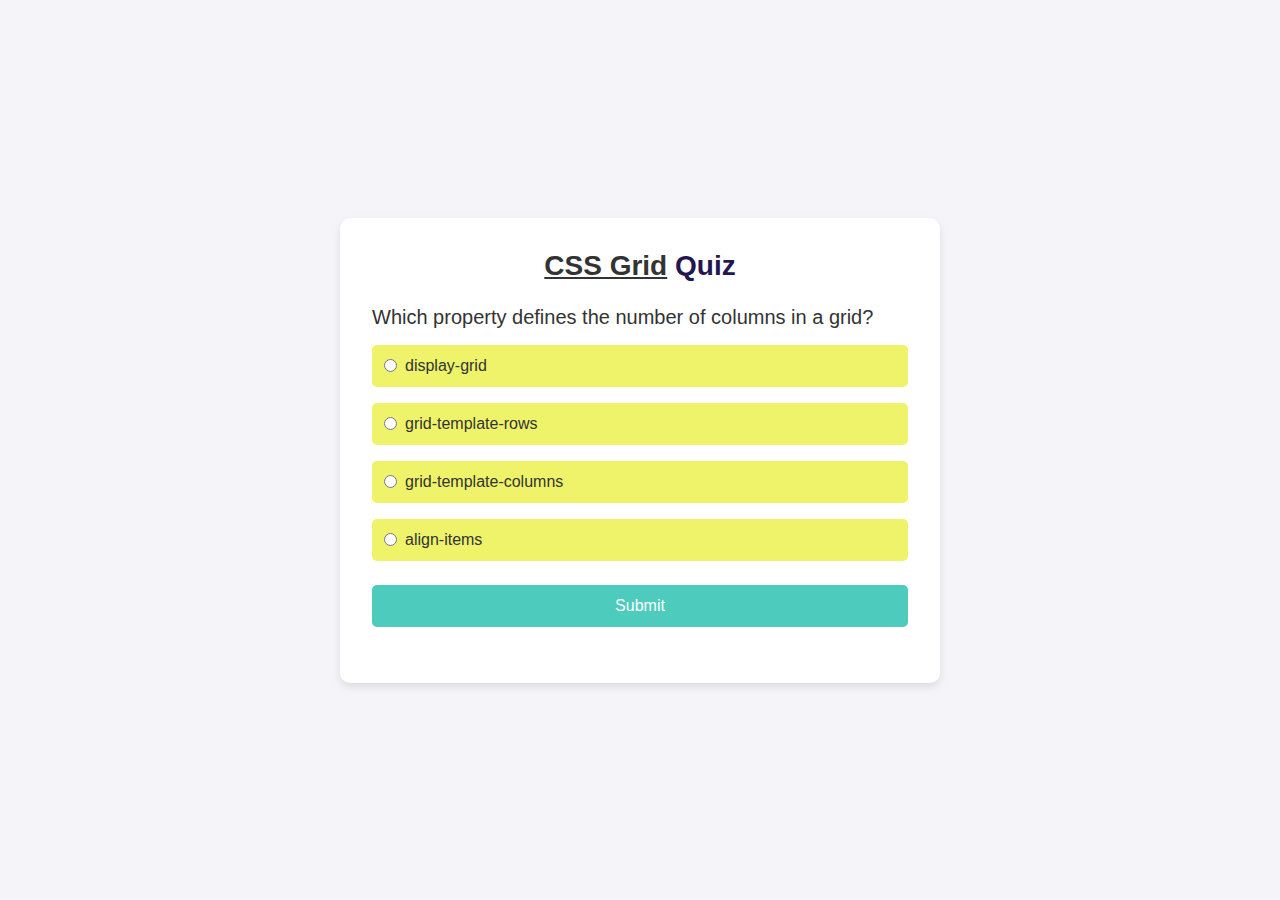
<file: Class Activities/4. Grid Tasks/pages/quiz.html>
<!DOCTYPE html>
<html lang="en">
<head>
    <meta charset="UTF-8">
    <meta name="viewport" content="width=device-width, initial-scale=1.0">

    <!-- title -->
    <title>CSS Grid Quiz</title>

    <!-- stylesheet -->
    <link rel="stylesheet" href="../style.css">
</head>
<body>
    <div class="quiz-body-container">

        <!-- Quiz container -->
        <div class="quiz-container">

            <!-- Quiz header -->
            <div class="quiz-header">
                <h1>
                    <span>
                        <a href="../index.html">CSS Grid</a>
                    </span> Quiz
                </h1>
            </div>

            <!-- Question -->
            <div class="question">Which property defines the number of columns in a grid?</div>

            <!-- Answer options -->
            <div class="options">

                <!-- option 1 -->
                <label>
                    <input type="radio" name="question1" value="A">
                    display-grid
                </label>

                <!-- option 2 -->
                <label>
                    <input type="radio" name="question1" value="B">
                    grid-template-rows
                </label>

                <!-- option 3 -->
                <label>
                    <input type="radio" name="question1" value="C">
                    grid-template-columns
                </label>

                <!-- option 4 -->
                <label>
                    <input type="radio" name="question1" value="D">
                    align-items
                </label>
            </div>

            <!-- Submit button -->
            <button class="submit-btn" onclick="checkAnswer()">Submit</button>

            <!-- result container -->
            <div class="result" id="result"></div>
        </div>    
    </div>

    <!-- link to script file -->
    <script src="../script.js"></script>
</body>
</html>
</file>
<file: Task 1 - Responsive Layout and Typography/style.css>
/* FONT SIZE RULES: 
1) Headings should be three times larger than the default font size
2) On desktop, the title heading should be much larger, as shown in the wireframe.
3) On desktop, the first paragraph should be a larger font.
*/
* {
  box-sizing: border-box;
  margin: 0;
  padding: 0;
}

body {
  margin: 0;
  padding: 0;
  background-color: #E9E9E9;
  font-family: "Josefin Sans", serif;
  font-size: 1.05rem;
}

h1, h2 {
  font-size: 3.15rem;
  font-family: "Protest Guerrilla", serif;
  text-align: center;
}

h1, h2, p {
  margin: 12px;
}

.logo, nav {
  display: flex;
  align-items: center;
  margin: 12px;
}

.logo {
  justify-content: center;
}
.logo img {
  width: 80px;
}

nav {
  justify-content: space-around;
}
nav a {
  color: black;
  text-decoration: none;
}

main {
  background-color: white;
  border: 1.2px solid black;
}

.images-grid img {
  width: 100%;
}
.images-grid .main-image {
  display: none;
}

.author .author-profile {
  height: 200px;
  text-align: center;
  margin: 12px;
}
.author .author-profile img {
  width: 200px;
  border-radius: 50%;
}

footer {
  background-color: #14181D;
  color: whitesmoke;
  text-align: center;
  padding: 12px;
}

@media (min-width: 540px) {
  h1, h2, p,
  .logo, nav,
  .author-profile {
    margin: 20px;
  }
  footer {
    padding: 20px;
  }
}
@media (min-width: 720px) {
  body {
    width: 80%;
    margin: auto;
  }
  h1, h2, p,
  .logo, nav,
  .author {
    margin: 30px;
  }
  .images-grid {
    display: grid;
    grid-template-columns: repeat(2, 1fr);
  }
  .author {
    display: flex;
    flex-direction: row-reverse;
    align-items: center;
  }
  .author .author-info {
    display: flex;
    flex-direction: column;
    gap: 30px;
  }
  .author .author-info h2 {
    margin: 0;
  }
  .author .author-info p {
    margin: 12px;
  }
  footer {
    padding: 30px;
  }
}
@media (min-width: 1024px) {
  body {
    width: 65%;
    margin: auto;
  }
  h1, h2, p {
    margin: 0;
    text-align: left;
  }
  .logo {
    margin: 50px;
  }
  .logo img {
    width: 200px;
  }
  nav {
    margin: 50px;
  }
  .main-info h1 {
    margin: 30px;
  }
  .main-info p {
    margin: 20px 30px;
    font-size: 1.2rem;
  }
  h1 {
    font-size: 6.3rem;
  }
  span {
    font-size: 2.4rem;
    display: block;
  }
  .description {
    width: calc(80% - 20px);
  }
  article {
    margin: 30px;
    -moz-column-count: 3;
         column-count: 3;
  }
  article .blog h2, article .blog p {
    margin: auto auto 20px;
  }
  article .second-post h2, article .third-post h2 {
    margin: 20px auto;
  }
  .images-grid {
    grid-template-columns: repeat(4, 1fr);
  }
  .images-grid img {
    width: 100%;
  }
  .images-grid .main-image {
    display: block;
    grid-column: 1/3;
    grid-row: 1/3;
  }
  .author {
    width: 75%;
    margin: 50px auto;
    gap: 12px;
  }
  .author h2 {
    text-align: center;
  }
  footer {
    padding: 50px;
  }
}/*# sourceMappingURL=style.css.map */
</file>
<file: Task 2 - Advanced Typography/style.css>
* {
  box-sizing: border-box;
  margin: 0;
  padding: 0;
}

body {
  margin: 0;
  padding: 0;
  font-family: "Lato", sans-serif;
}

a {
  text-decoration: none;
  color: #231651;
}

button {
  padding: 16px;
  font-size: 2em;
  font-family: "Teko", sans-serif;
  border-radius: 16px;
  border: 1px solid #4DCCBD;
  color: #231651;
  background-color: #EEF36A;
}

header {
  display: flex;
  justify-content: space-between;
  align-items: center;
  padding: 16px;
  border: 1px solid #4DCCBD;
}
header .logo a {
  font-family: "Teko", sans-serif;
  font-size: 2em;
}
header nav {
  display: none;
}
header .search {
  padding: 16px;
}

main {
  margin: auto;
  max-width: 900px;
}
main section {
  margin: 16px 0;
  border: 1px solid #4DCCBD;
}
main section img {
  width: 100%;
  height: auto;
  border: 1px solid #4DCCBD;
}
main section .content {
  padding: 16px;
}
main section .content p {
  font-size: 1.5em;
  padding: 0 0 16px;
  color: #231651;
}
main section .content button {
  width: 100%;
}

@media (min-width: 720px) {
  header {
    box-shadow: 0px 12px #4DCCBD;
  }
  header .logo a {
    font-size: 3em;
  }
  header nav {
    display: flex;
    justify-content: space-between;
    align-items: center;
    gap: 32px;
  }
  main {
    display: grid;
    grid-template-columns: repeat(2, 1fr);
    gap: 32px;
    padding: 32px;
  }
  main section {
    display: flex;
    flex-direction: column;
    box-shadow: 12px 12px #4DCCBD;
    margin: 0;
  }
  main section .content {
    height: 100%;
    display: flex;
    flex-direction: column;
    flex-grow: 1;
    justify-content: space-between;
  }
}
@media (min-width: 1024px) {
  header .logo a {
    font-size: 3em;
  }
  header nav {
    display: flex;
    justify-content: center;
    align-items: center;
    gap: 48px;
  }
  main {
    margin: auto;
    grid-template-columns: repeat(2, 1fr);
    gap: 48px;
    padding: 48px;
  }
  main section {
    width: 100%;
  }
  main section .content button {
    width: 100%;
    height: -moz-fit-content;
    height: fit-content;
  }
  main .first, main .last {
    grid-column: 1/3;
  }
  main .first .content {
    display: flex;
    flex-direction: row;
    height: -moz-fit-content;
    height: fit-content;
    gap: 16px;
  }
  main .first .content p {
    padding: 0;
  }
  main .first .content button {
    height: 100%;
  }
  main .first .poster {
    height: 360px;
  }
  main .first .poster img {
    height: 100%;
    -o-object-fit: cover;
       object-fit: cover;
    -o-object-position: top;
       object-position: top;
  }
  main .side .poster {
    height: 360px;
  }
  main .side .poster img {
    height: 100%;
    -o-object-fit: cover;
       object-fit: cover;
  }
  main .last {
    display: flex;
    flex-direction: row;
  }
  main .last .content {
    width: 120%;
  }
  main .last .poster {
    position: relative;
    width: 100%;
  }
  main .last .poster img {
    width: 100%;
    height: 100%;
    -o-object-fit: cover;
       object-fit: cover;
  }
}/*# sourceMappingURL=style.css.map */
</file>
<file: Class Activities/1. Posters Grid/style.css>
* {
    box-sizing: border-box;
    margin: 0;
    padding: 0;
}

body {
    vertical-align: middle;
    text-align: center;
    height: 100%;
    margin: 0;
    padding: 0;
}

img {
    margin: 0;
    width: 100%;
    height: 100%;
    border: 1px solid black;
}

.grid-container {
    display: grid;
    grid-template-columns: repeat(2, auto);
    gap: 1em;
    margin: 2em;
}

@media (min-width: 720px) {
    main {
        margin: auto 0.5em;
    }

    .grid-container {
        grid-template-columns: repeat(4, 1fr);
    }
}

@media (min-width: 960px) {
    main {
        margin: auto 3em;
    }

    .grid-container {
        gap: 1.5em;
    }
}

@media (min-width: 1024px) {
    main {
        margin: auto 4em;
    }
}

@media (min-width: 1248px) {

    body {
        overflow-y: hidden;
    }
    
    main {
        margin: 1.5em 4em;
    }

    .grid-container {
        gap: 1.5em;
    }

    img {
        width: 72%;
    }
}
</file>
<file: Class Activities/4. Grid Tasks/style.css>
.photo-grid-container {
  display: flex;
  justify-content: center;
  align-items: center;
}

.photo-grid {
  margin: auto;
  display: grid;
  grid-template-columns: repeat(3, minmax(150px, 1fr));
  gap: 1rem;
  padding: 1rem;
  width: 80%;
}
.photo-grid img {
  width: 100%;
  height: auto;
  display: block;
  border-radius: 10px;
  box-shadow: 0 4px 6px rgba(0, 0, 0, 0.1);
  transition: transform 0.3s, box-shadow 0.3s;
}
.photo-grid img:hover {
  transform: scale(1.05);
  box-shadow: 0 6px 10px rgba(0, 0, 0, 0.2);
}

.dashboard-container {
  margin: 0;
  font-family: Arial, sans-serif;
  display: grid;
  grid-template-rows: auto 1fr;
  grid-template-columns: 250px 1fr;
  min-height: 100vh;
}

.dashboard-heading {
  grid-column: 1/-1;
  background-color: lightseagreen;
  color: #fff;
  padding: 1rem;
  display: flex;
  align-items: center;
  justify-content: space-between;
}
.dashboard-heading .logo {
  font-size: 1.5rem;
  font-weight: bold;
}
.dashboard-heading .logo a {
  text-decoration: none;
  color: #f4f4f9;
}

.dashboard-links {
  background-color: palevioletred;
  padding: 1rem;
  color: #fff;
  height: 100%;
  display: flex;
  flex-direction: column;
  gap: 1rem;
}
.dashboard-links .active {
  background-color: silver;
}
.dashboard-links a {
  text-decoration: none;
  color: #fff;
  font-size: 1rem;
  padding: 0.5rem 1rem;
  border-radius: 5px;
  transition: background-color 0.3s;
}
.dashboard-links a:hover {
  background-color: #3baaa0;
}

.dashboard-main {
  padding: 2rem;
  background-color: #f4f4f9;
  overflow-y: auto;
}
.dashboard-main .dashboard-widgets {
  display: grid;
  grid-template-columns: repeat(auto-fit, minmax(200px, 1fr));
  gap: 1rem;
}
.dashboard-main .dashboard-widgets .widget {
  background: #fff;
  border-radius: 8px;
  box-shadow: 0 4px 6px rgba(0, 0, 0, 0.1);
  padding: 1rem;
  text-align: center;
}
.dashboard-main .dashboard-widgets .widget h3 {
  margin: 0 0 0.5rem;
}

.product-container {
  margin: 0;
  font-family: Arial, sans-serif;
  background-color: #f9f9f9;
  color: #333;
  display: flex;
  justify-content: center;
  align-items: center;
  min-height: 100vh;
  padding: 1rem;
}

.product-card {
  background: #fff;
  border-radius: 10px;
  box-shadow: 0 4px 8px rgba(0, 0, 0, 0.1);
  max-width: 400px;
  width: 100%;
  overflow: hidden;
  transition: transform 0.3s;
}
.product-card:hover {
  transform: translateY(-10px);
}
.product-card .product-image img {
  width: 100%;
  height: auto;
  background-size: cover;
}
.product-card .product-details {
  padding: 1.5rem;
  text-align: center;
}
.product-card .product-details .product-title {
  font-size: 1.5rem;
  margin: 0 0 0.5rem;
}
.product-card .product-details .product-price {
  font-size: 1.25rem;
  color: #4dccbd;
  margin: 0.5rem 0;
}
.product-card .product-details .product-description {
  font-size: 1rem;
  color: #666;
  margin: 0.5rem 0;
}

.quiz-body-container {
  display: flex;
  justify-content: center;
  align-items: center;
  min-height: 100vh;
  padding: 1rem;
}

.quiz-container {
  background: #fff;
  border-radius: 10px;
  box-shadow: 0 4px 8px rgba(0, 0, 0, 0.1);
  max-width: 600px;
  width: 100%;
  padding: 2rem;
}

.quiz-header {
  text-align: center;
  margin-bottom: 1.5rem;
}
.quiz-header h1 {
  font-size: 1.75rem;
  color: #231651;
}
.quiz-header h1 span {
  font-weight: bold;
}
.quiz-header h1 span a {
  color: #333;
}

.question {
  margin-bottom: 1rem;
  font-size: 1.25rem;
  color: #333;
}

.options {
  display: grid;
  grid-template-columns: 1fr;
  gap: 1rem;
}
.options label {
  display: flex;
  align-items: center;
  background: #eef36a;
  padding: 0.75rem;
  border-radius: 5px;
  cursor: pointer;
  transition: background-color 0.3s;
}
.options label:hover {
  background: #dcdc60;
}
.options input {
  margin-right: 0.5rem;
}

.submit-btn {
  background-color: #4dccbd;
  color: #fff;
  padding: 0.75rem 1.5rem;
  font-size: 1rem;
  border: none;
  border-radius: 5px;
  cursor: pointer;
  transition: background-color 0.3s;
  display: block;
  width: 100%;
  text-align: center;
  margin-top: 1.5rem;
}
.submit-btn:hover {
  background-color: #3baaa0;
}

.result {
  text-align: center;
  margin-top: 1.5rem;
  font-size: 1.25rem;
  color: #231651;
}

* {
  margin: 0;
  padding: 0;
  box-sizing: border-box;
}

body {
  margin: 0;
  font-family: Arial, sans-serif;
  background-color: #f4f4f9;
  color: #333;
}

.container {
  min-height: 100vh;
  display: grid;
  grid-template-rows: auto 1fr auto;
}

header {
  width: 100%;
  display: flex;
  justify-content: space-between;
  align-items: center;
  padding: 20px;
  background-color: #4DCCBD;
  color: #fff;
}
header .logo {
  font-size: 1.5rem;
  font-weight: bold;
}
header .logo a {
  text-decoration: none;
  color: #333;
}
header nav {
  display: flex;
  gap: 15px;
}
header nav a {
  padding: 0.5rem 1rem;
  border-radius: 6px;
  text-decoration: none;
  color: #fff;
  font-weight: bold;
}
header nav .active {
  background-color: silver;
}

main {
  display: grid;
  grid-template-columns: 1fr;
  place-items: center;
  text-align: center;
  padding: 2rem;
}

.main-content {
  display: flex;
  flex-direction: column;
  gap: 1rem;
  max-width: 600px;
}
.main-content h1 {
  font-size: 2.5rem;
  margin: 0;
}
.main-content p {
  font-size: 1.2rem;
  margin: 0;
}

.cta-button {
  margin: auto;
  width: -moz-fit-content;
  width: fit-content;
  padding: 10px 20px;
  background-color: #EEF36A;
  border: none;
  border-radius: 5px;
  cursor: pointer;
  transition: background-color 0.3s;
}
.cta-button:hover {
  background-color: #d4c135;
}
.cta-button a {
  text-decoration: none;
  font-weight: bold;
  color: #070410;
}

footer {
  text-align: center;
  padding: 1rem;
  background-color: #070410;
  color: #ffffff;
}/*# sourceMappingURL=style.css.map */
</file>
<file: Class Activities/3. Flexbox Tasks/style.css>
.feature-cards {
  display: flex;
  gap: 20px;
  flex-wrap: wrap;
  justify-content: center;
  margin-bottom: 60px;
}
.feature-cards .card {
  background-color: #fff;
  border: 1px solid #ddd;
  border-radius: 8px;
  box-shadow: 0 4px 6px rgba(0, 0, 0, 0.1);
  width: 300px;
  padding: 20px;
  text-align: center;
  transition: transform 0.3s, box-shadow 0.3s;
}
.feature-cards .card:hover {
  transform: translateY(-10px);
  box-shadow: 0 6px 12px rgba(0, 0, 0, 0.2);
}
.feature-cards .card .card-icon {
  font-size: 3rem;
  color: #4DCCBD;
  margin-bottom: 15px;
}
.feature-cards .card .card-title {
  font-size: 1.5rem;
  font-weight: bold;
  margin-bottom: 10px;
}
.feature-cards .card .card-description {
  font-size: 1rem;
  color: #555;
  margin-bottom: 20px;
}
.feature-cards .card .card-button {
  padding: 10px 20px;
  border: none;
  border-radius: 5px;
  cursor: pointer;
  font-weight: bold;
  color: #fff;
  background-color: #4DCCBD;
  transition: background-color 0.3s;
}
.feature-cards .card .card-button:hover {
  background-color: #3aa59d;
}

.gallery {
  display: flex;
  flex-wrap: wrap;
  gap: 15px;
  justify-content: center;
  margin: 0px 40px 40px;
}
.gallery .gallery-item {
  width: calc(33.333% - 15px);
  position: relative;
  overflow: hidden;
  border-radius: 8px;
  box-shadow: 0 4px 6px rgba(0, 0, 0, 0.1);
}
.gallery .gallery-item:hover img {
  transform: scale(1.1);
}
.gallery .gallery-item img {
  width: 100%;
  height: auto;
  display: block;
  transition: transform 0.3s;
}

@media (max-width: 768px) {
  .gallery-item {
    width: calc(50% - 15px);
  }
}
@media (max-width: 480px) {
  .gallery-item {
    width: 100%;
  }
}
.quiz-container {
  display: flex;
  flex-direction: column;
  gap: 20px;
  margin: 0 20px;
}

.quiz-header {
  max-width: 800px;
  margin: auto;
  text-align: center;
}

.quiz-question {
  flex: 1;
  width: 800px;
  margin: auto;
  background-color: #fff;
  padding: 20px;
  border-radius: 8px;
  box-shadow: 0 4px 6px rgba(0, 0, 0, 0.1);
}
.quiz-question .question-text {
  font-size: 1.2rem;
  margin-bottom: 10px;
}
.quiz-question .answers {
  display: flex;
  flex-wrap: wrap;
  gap: 10px;
}
.quiz-question .answers .answer {
  background-color: #4DCCBD;
  color: white;
  padding: 10px 20px;
  border: none;
  border-radius: 5px;
  cursor: pointer;
  transition: background-color 0.3s;
}
.quiz-question .answers .answer:hover {
  background-color: #3aa59d;
}

.submit-btn {
  align-self: center;
  padding: 10px 20px;
  background-color: #4DCCBD;
  color: white;
  border: none;
  border-radius: 5px;
  cursor: pointer;
  font-size: 1rem;
  font-weight: bold;
  transition: background-color 0.3s;
  margin-bottom: 30px;
}
.submit-btn:hover {
  background-color: #3aa59d;
}

@media (max-width: 800px) {
  .quiz-question {
    width: 100%;
    max-width: 480px;
  }
}
@media (max-width: 480px) {
  .quiz-header, .quiz-question {
    max-width: 360px;
  }
  .answer {
    flex: 1 1 100%;
    text-align: center;
  }
}
.to-do-container {
  gap: 20px;
}

.header {
  max-width: 600px;
  padding: 0 20px;
  margin: auto;
  text-align: center;
}

.todo-input {
  max-width: 600px;
  margin: auto;
  display: flex;
  gap: 10px;
}
.todo-input input {
  flex: 1;
  padding: 10px;
  font-size: 1rem;
  border: 1px solid #ccc;
  border-radius: 5px;
}
.todo-input button {
  padding: 10px 20px;
  font-size: 1rem;
  background-color: #4DCCBD;
  color: white;
  border: none;
  border-radius: 5px;
  cursor: pointer;
  transition: background-color 0.3s;
}
.todo-input button:hover {
  background-color: #3aa59d;
}

.todo-list {
  display: flex;
  flex-direction: column;
  max-width: 600px;
  width: 100%;
  margin: auto;
  gap: 10px;
}

.todo-item {
  display: flex;
  justify-content: space-between;
  align-items: center;
  padding: 10px 20px;
  width: 100%;
  background-color: #fff;
  border: 1px solid #ccc;
  border-radius: 5px;
  box-shadow: 0 4px 6px rgba(0, 0, 0, 0.1);
}
.todo-item button {
  background-color: #ff6b6b;
  color: white;
  border: none;
  padding: 5px 10px;
  border-radius: 5px;
  cursor: pointer;
  transition: background-color 0.3s;
}
.todo-item button:hover {
  background-color: #e65a5a;
}

* {
  margin: 0;
  padding: 0;
  box-sizing: border-box;
}

body {
  background-color: #f4f4f4;
  font-family: Arial, sans-serif;
  line-height: 1.6;
  color: #333;
}

.container {
  display: flex;
  flex-direction: column;
  min-height: 100vh;
  margin: 0 auto;
}

header {
  width: 100%;
  display: flex;
  justify-content: space-between;
  align-items: center;
  padding: 20px;
  background-color: #4DCCBD;
  color: #fff;
}
header .logo {
  font-size: 1.5rem;
  font-weight: bold;
}
header .logo a {
  text-decoration: none;
  color: #c00030;
}
header nav {
  display: flex;
  gap: 15px;
}
header nav a {
  text-decoration: none;
  color: #fff;
  font-weight: bold;
}

.main-content {
  display: flex;
  flex: 1;
  align-items: center;
  justify-content: center;
  flex-direction: column;
  text-align: center;
  background-color: palevioletred;
  color: #fff;
  padding: 20px;
}
.main-content h1 {
  font-size: 2.5rem;
  margin-bottom: 20px;
}
.main-content p {
  font-size: 1.2rem;
  margin-bottom: 30px;
}

.cta-button {
  padding: 10px 20px;
  background-color: #EEF36A;
  border: none;
  border-radius: 5px;
  cursor: pointer;
  transition: background-color 0.3s;
}
.cta-button:hover {
  background-color: #d4c135;
}
.cta-button a {
  text-decoration: none;
  font-weight: bold;
  color: #070410;
}

footer {
  text-align: center;
  padding: 10px;
  background-color: #070410;
  color: #fff;
}/*# sourceMappingURL=style.css.map */
</file>
